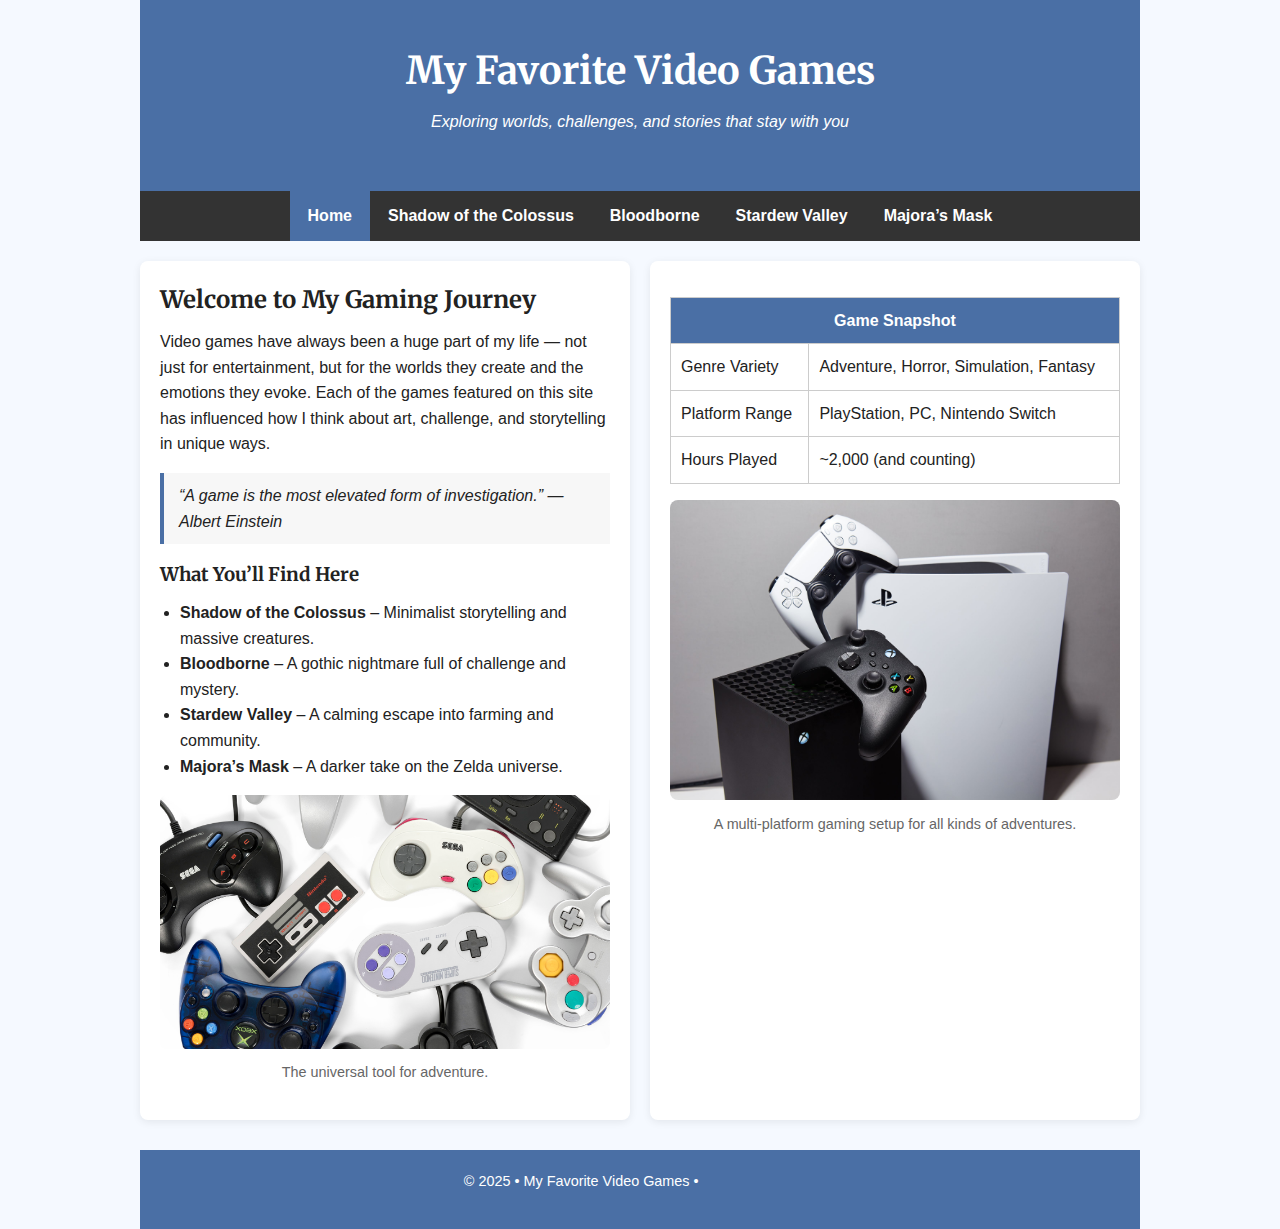
<file: index.html>
<!DOCTYPE html>
<html lang="en">
<head>
  <meta charset="UTF-8">
  <meta name="viewport" content="width=device-width, initial-scale=1.0">
  <title>My Favorite Video Games</title>
  <link rel="preconnect" href="https://fonts.googleapis.com">
  <link rel="preconnect" href="https://fonts.gstatic.com" crossorigin>
  <link href="https://fonts.googleapis.com/css2?family=Roboto:wght@400;700&family=Merriweather:wght@700&display=swap" rel="stylesheet">
  <link rel="stylesheet" href="styles.css">
</head>

<body class="home">
  <header>
    <h1>My Favorite Video Games</h1>
    <p class="tagline">Exploring worlds, challenges, and stories that stay with you</p>
  </header>

  <nav>
    <ul>
      <li><a href="index.html" class="active">Home</a></li>
      <li><a href="shadow.html">Shadow of the Colossus</a></li>
      <li><a href="bloodborne.html">Bloodborne</a></li>
      <li><a href="stardew.html">Stardew Valley</a></li>
      <li><a href="zelda.html">Majora’s Mask</a></li>
    </ul>
  </nav>

  <main class="game-page">
    <section class="column">
      <article class="card">
        <h2>Welcome to My Gaming Journey</h2>
        <p>
          Video games have always been a huge part of my life — not just for entertainment, 
          but for the worlds they create and the emotions they evoke. Each of the games featured 
          on this site has influenced how I think about art, challenge, and storytelling in unique ways.
        </p>

        <blockquote>
          “A game is the most elevated form of investigation.” — Albert Einstein
        </blockquote>

        <h3>What You’ll Find Here</h3>
        <ul>
          <li><strong>Shadow of the Colossus</strong> – Minimalist storytelling and massive creatures.</li>
          <li><strong>Bloodborne</strong> – A gothic nightmare full of challenge and mystery.</li>
          <li><strong>Stardew Valley</strong> – A calming escape into farming and community.</li>
          <li><strong>Majora’s Mask</strong> – A darker take on the Zelda universe.</li>
        </ul>

        <figure class="pull-left">
          <img src="images/controllers.jpg" alt="Video game controller on a desk">
          <figcaption>The universal tool for adventure.</figcaption>
        </figure>

      </article>
    </section>

    <section class="column">
      <article class="card article-table">
        <table>
          <thead>
            <tr>
              <th colspan="2">Game Snapshot</th>
            </tr>
          </thead>
          <tbody>
            <tr>
              <td>Genre Variety</td>
              <td>Adventure, Horror, Simulation, Fantasy</td>
            </tr>
            <tr>
              <td>Platform Range</td>
              <td>PlayStation, PC, Nintendo Switch</td>
            </tr>
            <tr>
              <td>Hours Played</td>
              <td>~2,000 (and counting)</td>
            </tr>
          </tbody>
        </table>

        <figure>
          <img src="images/consoles.jpg" alt="Gaming setup with multiple consoles">
          <figcaption>A multi-platform gaming setup for all kinds of adventures.</figcaption>
        </figure>
      </article>
    </section>
  </main>

  <footer>
    <p>© 2025 • My Favorite Video Games • 
      <a href="https://store.steampowered.com/" target="_blank">Find Games Here</a>
    </p>
  </footer>
</body>
</html>
</file>
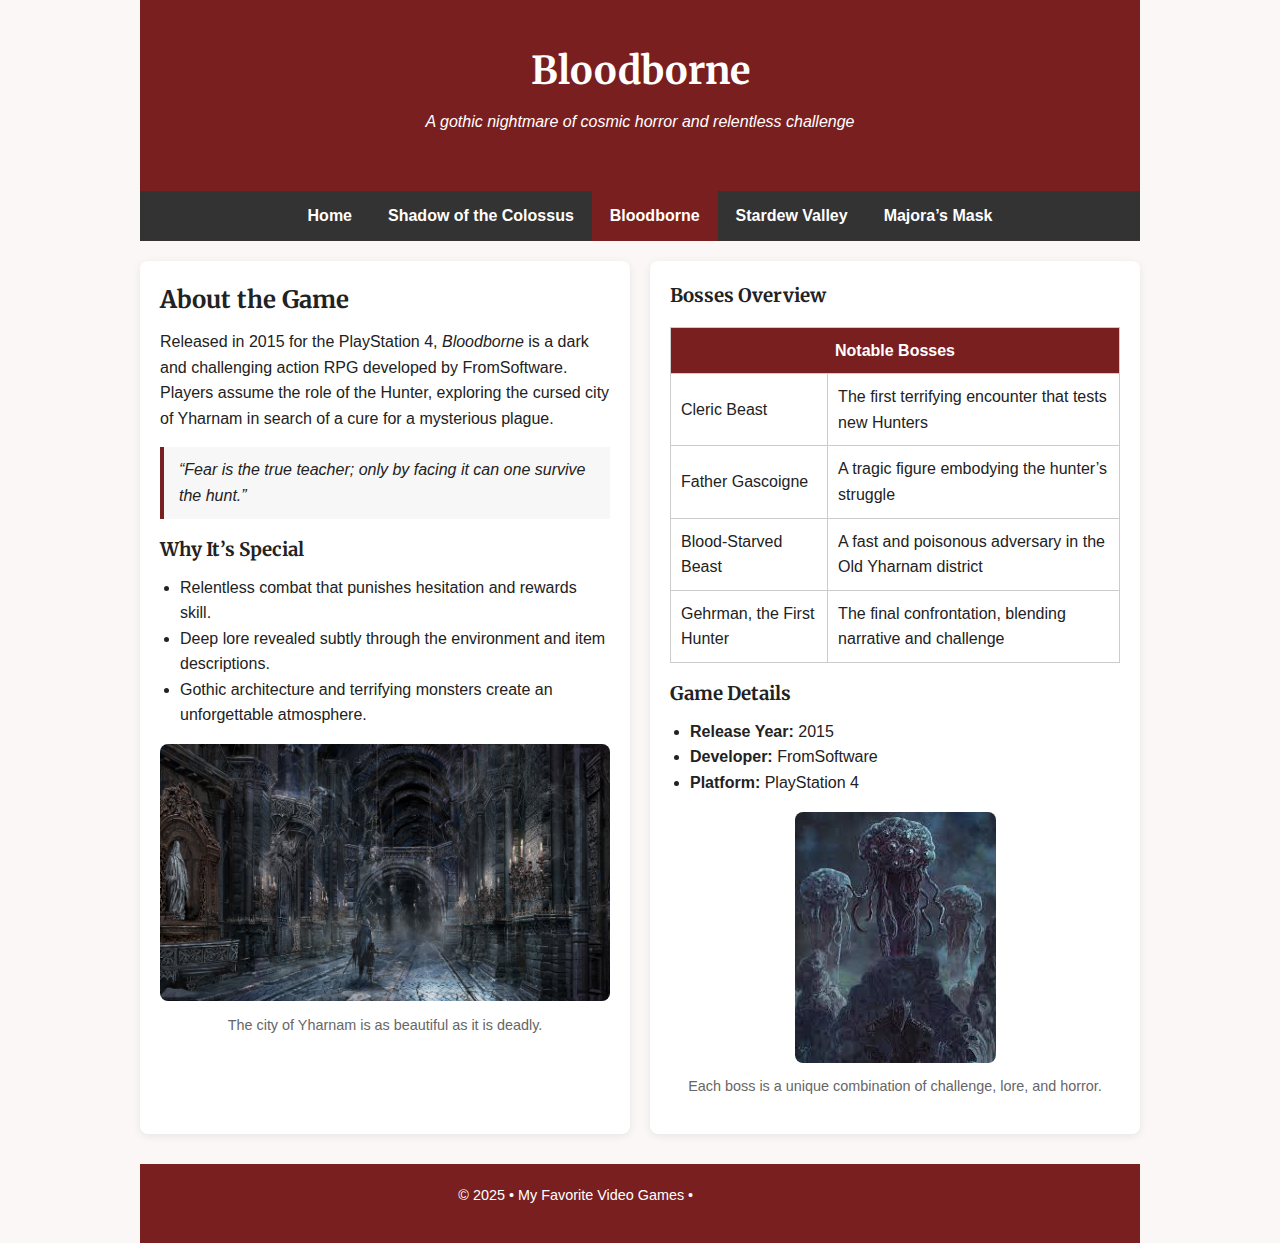
<file: bloodborne.html>
<!DOCTYPE html>
<html lang="en">
<head>
  <meta charset="UTF-8" />
  <meta name="viewport" content="width=device-width, initial-scale=1.0" />
  <title>Bloodborne</title>
  <link rel="preconnect" href="https://fonts.googleapis.com" />
  <link rel="preconnect" href="https://fonts.gstatic.com" crossorigin />
  <link href="https://fonts.googleapis.com/css2?family=Roboto:wght@400;700&family=Merriweather:wght@700&display=swap" rel="stylesheet" />
  <link rel="stylesheet" href="styles.css" />
</head>

<body class="blood">
  <header>
    <h1>Bloodborne</h1>
    <p class="tagline">A gothic nightmare of cosmic horror and relentless challenge</p>
  </header>

  <nav>
    <ul>
      <li><a href="index.html">Home</a></li>
      <li><a href="shadow.html">Shadow of the Colossus</a></li>
      <li><a href="bloodborne.html" class="active">Bloodborne</a></li>
      <li><a href="stardew.html">Stardew Valley</a></li>
      <li><a href="zelda.html">Majora’s Mask</a></li>
    </ul>
  </nav>

  <main class="game-page">
    <section class="column">
      <article class="card article-with-floats">
        <h2>About the Game</h2>
        <p>
          Released in 2015 for the PlayStation 4, <em>Bloodborne</em> is a dark and challenging action RPG developed by FromSoftware.  
          Players assume the role of the Hunter, exploring the cursed city of Yharnam in search of a cure for a mysterious plague.
        </p>

        <blockquote>
          “Fear is the true teacher; only by facing it can one survive the hunt.”
        </blockquote>

        <h3>Why It’s Special</h3>
        <ul>
          <li>Relentless combat that punishes hesitation and rewards skill.</li>
          <li>Deep lore revealed subtly through the environment and item descriptions.</li>
          <li>Gothic architecture and terrifying monsters create an unforgettable atmosphere.</li>
        </ul>

        <figure class="pull-left">
          <img src="images/bloodborne.jpg" alt="Hunter in Yharnam" />
          <figcaption>The city of Yharnam is as beautiful as it is deadly.</figcaption>
        </figure>
      </article>
    </section>

    <section class="column">
      <article class="card article-table">
        <h3>Bosses Overview</h3>
        <table>
          <thead>
            <tr>
              <th colspan="2">Notable Bosses</th>
            </tr>
          </thead>
          <tbody>
            <tr>
              <td>Cleric Beast</td>
              <td>The first terrifying encounter that tests new Hunters</td>
            </tr>
            <tr>
              <td>Father Gascoigne</td>
              <td>A tragic figure embodying the hunter’s struggle</td>
            </tr>
            <tr>
              <td>Blood-Starved Beast</td>
              <td>A fast and poisonous adversary in the Old Yharnam district</td>
            </tr>
            <tr>
              <td>Gehrman, the First Hunter</td>
              <td>The final confrontation, blending narrative and challenge</td>
            </tr>
          </tbody>
        </table>

        <h3>Game Details</h3>
        <ul>
          <li><strong>Release Year:</strong> 2015</li>
          <li><strong>Developer:</strong> FromSoftware</li>
          <li><strong>Platform:</strong> PlayStation 4</li>
        </ul>

        <figure>
          <img src="images/boss.jpg" alt="Hunter fighting a boss" />
          <figcaption>Each boss is a unique combination of challenge, lore, and horror.</figcaption>
        </figure>
      </article>
    </section>
  </main>

  <footer>
    <p>© 2025 • My Favorite Video Games • 
      <a href="https://www.playstation.com/en-us/games/bloodborne/" target="_blank">Official Game Page</a>
    </p>
  </footer>
</body>
</html>
</file>
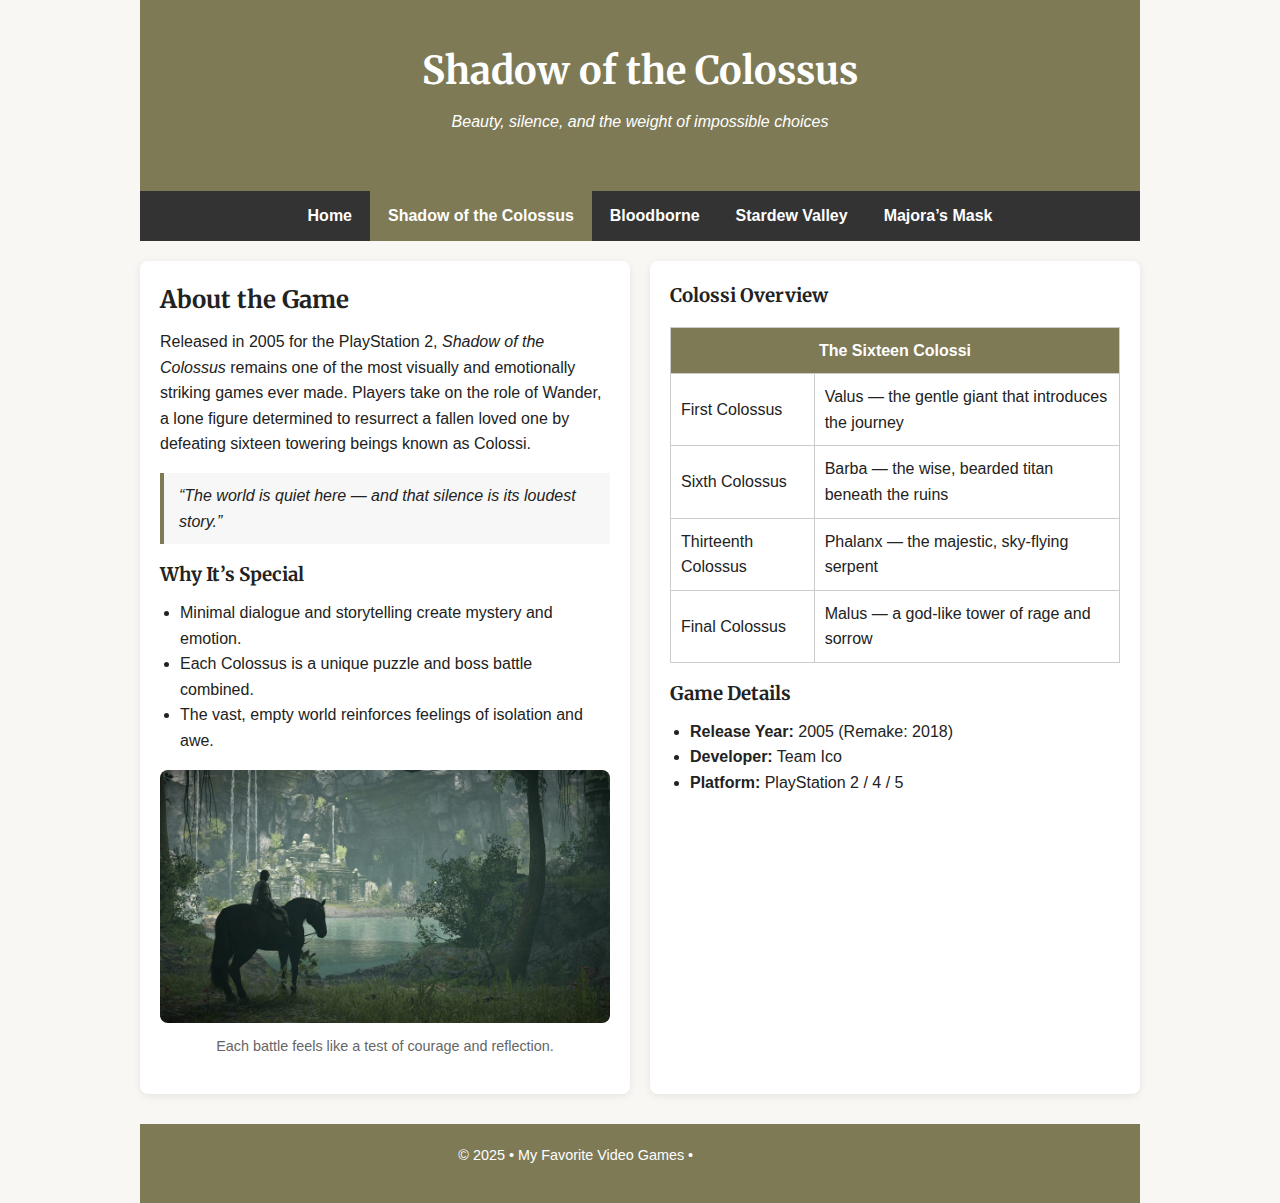
<file: shadow.html>
<!DOCTYPE html>
<html lang="en">
<head>
  <meta charset="UTF-8" />
  <meta name="viewport" content="width=device-width, initial-scale=1.0" />
  <title>Shadow of the Colossus</title>
  <link rel="preconnect" href="https://fonts.googleapis.com" />
  <link rel="preconnect" href="https://fonts.gstatic.com" crossorigin />
  <link href="https://fonts.googleapis.com/css2?family=Roboto:wght@400;700&family=Merriweather:wght@700&display=swap" rel="stylesheet" />
  <link rel="stylesheet" href="styles.css" />
</head>

<body class="shadow">
  <header>
    <h1>Shadow of the Colossus</h1>
    <p class="tagline">Beauty, silence, and the weight of impossible choices</p>
  </header>

  <nav>
    <ul>
      <li><a href="index.html">Home</a></li>
      <li><a href="shadow.html" class="active">Shadow of the Colossus</a></li>
      <li><a href="bloodborne.html">Bloodborne</a></li>
      <li><a href="stardew.html">Stardew Valley</a></li>
      <li><a href="zelda.html">Majora’s Mask</a></li>
    </ul>
  </nav>

  <main class="game-page">
    <section class="column">
      <article class="card article-with-floats">
        <h2>About the Game</h2>
        <p>
          Released in 2005 for the PlayStation 2, <em>Shadow of the Colossus</em> remains one of the most visually and emotionally striking games ever made.  
          Players take on the role of Wander, a lone figure determined to resurrect a fallen loved one by defeating sixteen towering beings known as Colossi.
        </p>

        <blockquote>
          “The world is quiet here — and that silence is its loudest story.”
        </blockquote>

        <h3>Why It’s Special</h3>
        <ul>
          <li>Minimal dialogue and storytelling create mystery and emotion.</li>
          <li>Each Colossus is a unique puzzle and boss battle combined.</li>
          <li>The vast, empty world reinforces feelings of isolation and awe.</li>
        </ul>

        <figure class="pull-left">
          <img src="images/shadow.jpg" alt="Wander facing a Colossus" />
          <figcaption>Each battle feels like a test of courage and reflection.</figcaption>
        </figure>
      </article>
    </section>

    <section class="column">
      <article class="card article-table">
        <h3>Colossi Overview</h3>
        <table>
          <thead>
            <tr>
              <th colspan="2">The Sixteen Colossi</th>
            </tr>
          </thead>
          <tbody>
            <tr>
              <td>First Colossus</td>
              <td>Valus — the gentle giant that introduces the journey</td>
            </tr>
            <tr>
              <td>Sixth Colossus</td>
              <td>Barba — the wise, bearded titan beneath the ruins</td>
            </tr>
            <tr>
              <td>Thirteenth Colossus</td>
              <td>Phalanx — the majestic, sky-flying serpent</td>
            </tr>
            <tr>
              <td>Final Colossus</td>
              <td>Malus — a god-like tower of rage and sorrow</td>
            </tr>
          </tbody>
        </table>

        <h3>Game Details</h3>
        <ul>
          <li><strong>Release Year:</strong> 2005 (Remake: 2018)</li>
          <li><strong>Developer:</strong> Team Ico</li>
          <li><strong>Platform:</strong> PlayStation 2 / 4 / 5</li>
        </ul>

      </article>
    </section>
  </main>

  <footer>
    <p>© 2025 • My Favorite Video Games • 
      <a href="https://www.playstation.com/en-us/games/shadow-of-the-colossus/" target="_blank">Official Game Page</a>
    </p>
  </footer>
</body>

</html>
</file>
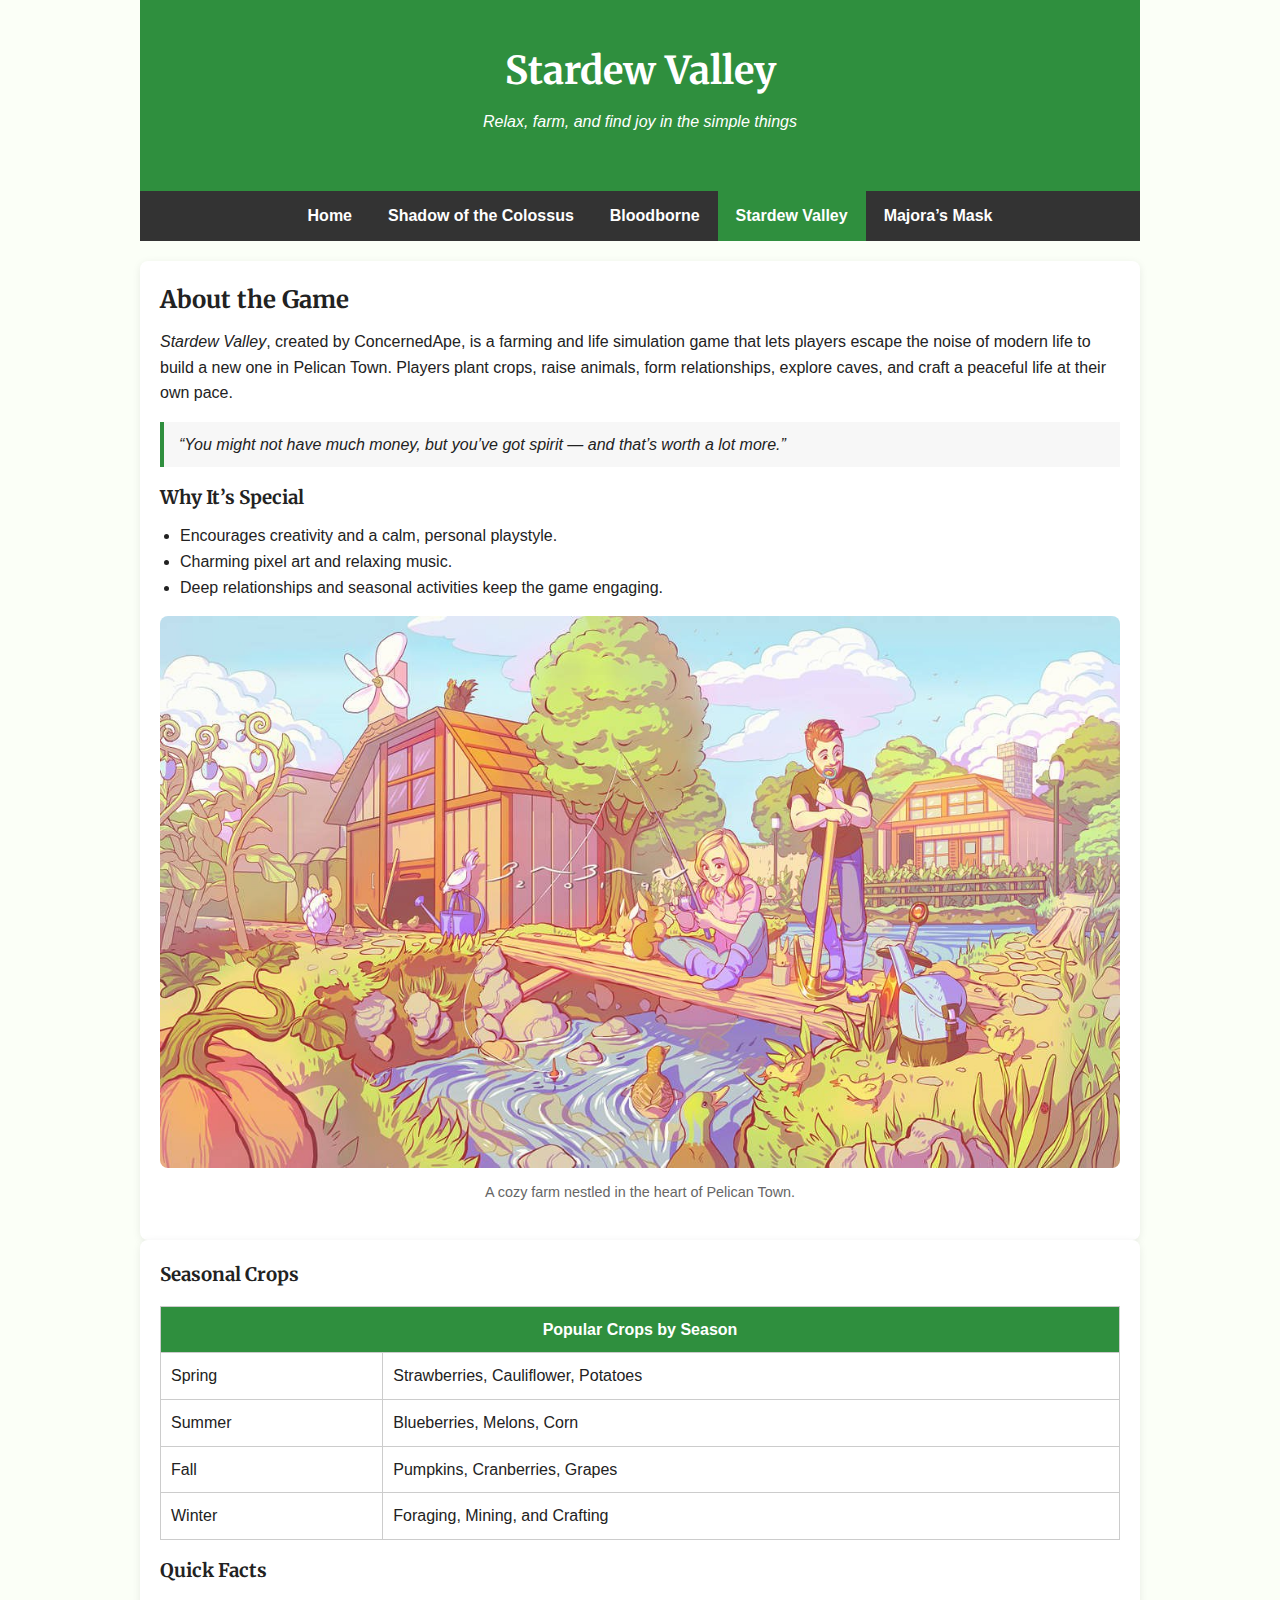
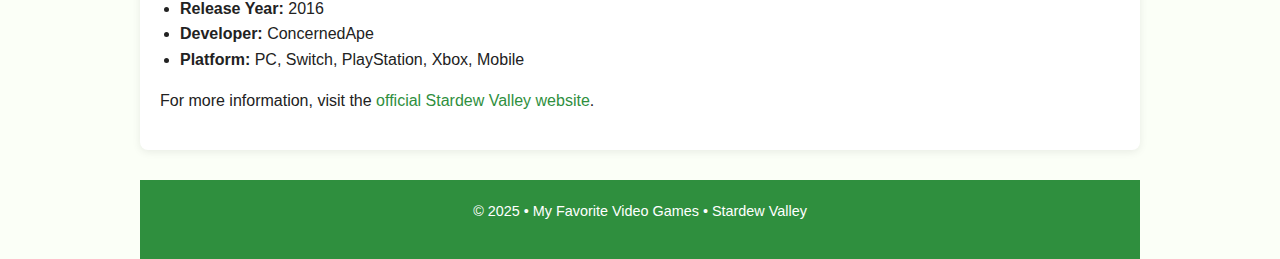
<file: stardew.html>
<!DOCTYPE html>
<html lang="en">
<head>
  <meta charset="UTF-8" />
  <meta name="viewport" content="width=device-width, initial-scale=1.0" />
  <title>Stardew Valley</title>
  <link rel="preconnect" href="https://fonts.googleapis.com" />
  <link rel="preconnect" href="https://fonts.gstatic.com" crossorigin />
  <link href="https://fonts.googleapis.com/css2?family=Roboto:wght@400;700&family=Merriweather:wght@700&display=swap" rel="stylesheet" />
  <link rel="stylesheet" href="styles.css" />
</head>

<body class = "stardew">
  <header class="stardew-header">
    <h1>Stardew Valley</h1>
    <p class="tagline">Relax, farm, and find joy in the simple things</p>
  </header>
  <nav>
    <ul>
      <li><a href="index.html">Home</a></li>
      <li><a href="shadow.html">Shadow of the Colossus</a></li>
      <li><a href="bloodborne.html">Bloodborne</a></li>
      <li><a href="stardew.html" class="active">Stardew Valley</a></li>
      <li><a href="zelda.html">Majora’s Mask</a></li>
    </ul>
  </nav>

  <main>
    <article class="game-page">
      <section class="column">
        <h2>About the Game</h2>
        <p>
          <em>Stardew Valley</em>, created by ConcernedApe, is a farming and life simulation game 
          that lets players escape the noise of modern life to build a new one in Pelican Town.
          Players plant crops, raise animals, form relationships, explore caves, and craft a peaceful life at their own pace.
        </p>

        <blockquote>
          “You might not have much money, but you’ve got spirit — and that’s worth a lot more.”
        </blockquote>

        <h3>Why It’s Special</h3>
        <ul>
          <li>Encourages creativity and a calm, personal playstyle.</li>
          <li>Charming pixel art and relaxing music.</li>
          <li>Deep relationships and seasonal activities keep the game engaging.</li>
        </ul>

        <figure>
          <img src="images/stardew.jpg" alt="Farm scene from Stardew Valley" />
          <figcaption>A cozy farm nestled in the heart of Pelican Town.</figcaption>
        </figure>
      </section>

      <section class="column">
        <h3>Seasonal Crops</h3>
        <table>
          <tr>
            <th colspan="2">Popular Crops by Season</th>
          </tr>
          <tr>
            <td>Spring</td>
            <td>Strawberries, Cauliflower, Potatoes</td>
          </tr>
          <tr>
            <td>Summer</td>
            <td>Blueberries, Melons, Corn</td>
          </tr>
          <tr>
            <td>Fall</td>
            <td>Pumpkins, Cranberries, Grapes</td>
          </tr>
          <tr>
            <td>Winter</td>
            <td>Foraging, Mining, and Crafting</td>
          </tr>
        </table>

        <h3>Quick Facts</h3>
        <ul>
          <li><strong>Release Year:</strong> 2016</li>
          <li><strong>Developer:</strong> ConcernedApe</li>
          <li><strong>Platform:</strong> PC, Switch, PlayStation, Xbox, Mobile</li>
        </ul>

        <p>
          For more information, visit the 
          <a href="https://www.stardewvalley.net/" target="_blank">official Stardew Valley website</a>.
        </p>
      </section>
    </article>
  </main>

  <footer>
    <p>© 2025 • My Favorite Video Games • Stardew Valley</p>
  </footer>
</body>
</html>
</file>
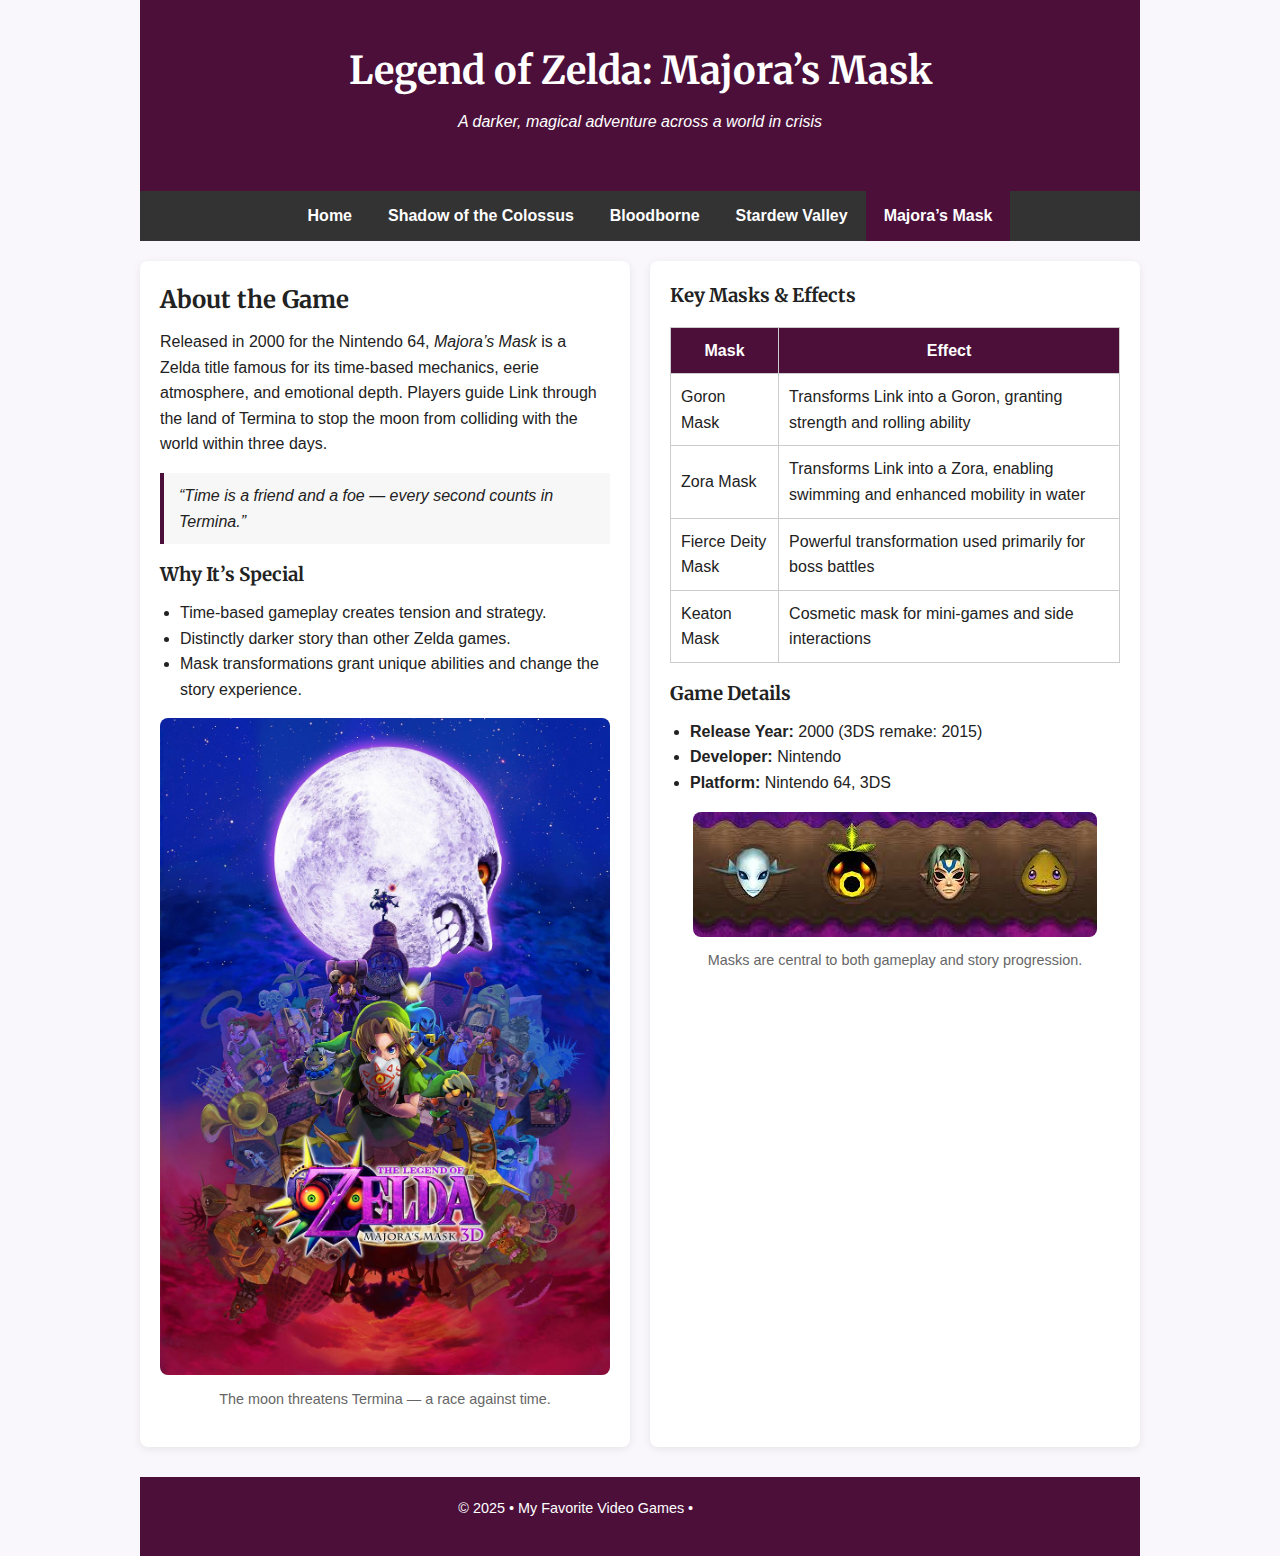
<file: zelda.html>
<!DOCTYPE html>
<html lang="en">
<head>
  <meta charset="UTF-8" />
  <meta name="viewport" content="width=device-width, initial-scale=1.0" />
  <title>Legend of Zelda: Majora’s Mask</title>
  <link rel="preconnect" href="https://fonts.googleapis.com" />
  <link rel="preconnect" href="https://fonts.gstatic.com" crossorigin />
  <link href="https://fonts.googleapis.com/css2?family=Roboto:wght@400;700&family=Merriweather:wght@700&display=swap" rel="stylesheet" />
  <link rel="stylesheet" href="styles.css" />
</head>

<body class="zelda">
  <header>
    <h1>Legend of Zelda: Majora’s Mask</h1>
    <p class="tagline">A darker, magical adventure across a world in crisis</p>
  </header>

  <nav>
    <ul>
      <li><a href="index.html">Home</a></li>
      <li><a href="shadow.html">Shadow of the Colossus</a></li>
      <li><a href="bloodborne.html">Bloodborne</a></li>
      <li><a href="stardew.html">Stardew Valley</a></li>
      <li><a href="zelda.html" class="active">Majora’s Mask</a></li>
    </ul>
  </nav>

  <main class="game-page">
    <section class="column">
      <article class="card article-with-floats">
        <h2>About the Game</h2>
        <p>
          Released in 2000 for the Nintendo 64, <em>Majora’s Mask</em> is a Zelda title famous for its time-based mechanics, eerie atmosphere, and emotional depth.  
          Players guide Link through the land of Termina to stop the moon from colliding with the world within three days.
        </p>

        <blockquote>
          “Time is a friend and a foe — every second counts in Termina.”
        </blockquote>

        <h3>Why It’s Special</h3>
        <ul>
          <li>Time-based gameplay creates tension and strategy.</li>
          <li>Distinctly darker story than other Zelda games.</li>
          <li>Mask transformations grant unique abilities and change the story experience.</li>
        </ul>

        <figure class="pull-left">
          <img src="images/zelda.jpg" alt="Link facing the looming moon" />
          <figcaption>The moon threatens Termina — a race against time.</figcaption>
        </figure>
      </article>
    </section>

    <section class="column">
      <article class="card article-table">
        <h3>Key Masks & Effects</h3>
        <table>
          <thead>
            <tr>
              <th>Mask</th>
              <th>Effect</th>
            </tr>
          </thead>
          <tbody>
            <tr>
              <td>Goron Mask</td>
              <td>Transforms Link into a Goron, granting strength and rolling ability</td>
            </tr>
            <tr>
              <td>Zora Mask</td>
              <td>Transforms Link into a Zora, enabling swimming and enhanced mobility in water</td>
            </tr>
            <tr>
              <td>Fierce Deity Mask</td>
              <td>Powerful transformation used primarily for boss battles</td>
            </tr>
            <tr>
              <td>Keaton Mask</td>
              <td>Cosmetic mask for mini-games and side interactions</td>
            </tr>
          </tbody>
        </table>

        <h3>Game Details</h3>
        <ul>
          <li><strong>Release Year:</strong> 2000 (3DS remake: 2015)</li>
          <li><strong>Developer:</strong> Nintendo</li>
          <li><strong>Platform:</strong> Nintendo 64, 3DS</li>
        </ul>

        <figure>
          <img src="images/masks.jpg" alt="Various masks from Majora's Mask" />
          <figcaption>Masks are central to both gameplay and story progression.</figcaption>
        </figure>
      </article>
    </section>
  </main>

  <footer>
    <p>© 2025 • My Favorite Video Games • 
      <a href="https://www.zelda.com/majora/" target="_blank">Official Game Page</a>
    </p>
  </footer>
</body>
</html>
</file>
<file: styles.css>
* {
  margin: 0;
  padding: 0;
  box-sizing: border-box;
}

html {
  font-size: 16px;
}

body {
  font-family: 'Inter', sans-serif;
  line-height: 1.6;
  color: #222;
  background-color: var(--bg, #f9f9f9);
}

body.home {
  --bg: #f5f9ff;
  --accent: #4a6fa5;
}
body.shadow {
  --bg: #f8f7f3;
  --accent: #7e7a56;
}
body.blood {
  --bg: #faf7f6;
  --accent: #7a1f1f;
}
body.stardew {
  --bg: #fbfff7;
  --accent: #2f8f3e;
}
body.zelda {
  --bg: #f9f7fb;
  --accent: #4b0f3a;
}

header, main, footer, nav {
  width: 90%;
  max-width: 1000px;
  margin: 0 auto;
}

header {
  text-align: center;
  padding: 40px 0;
  color: white;
  background-color: var(--accent);
}
header h1 {
  font-family: 'Merriweather', serif;
  font-size: 2.4rem;
}
header .tagline {
  font-style: italic;
  font-size: 1rem;
  margin-top: 8px;
}

nav {
  background-color: #333;
}
nav ul {
  display: flex;
  justify-content: center;
  list-style: none;
}
nav li a {
  display: block;
  padding: 12px 18px;
  color: white;
  text-decoration: none;
  font-weight: 600;
  transition: background 0.3s ease;
}
nav li a:hover {
  background-color: #555; 
}
nav li a.active {
  background-color: var(--accent);
}

main {
  display: flex;
  gap: 20px;
  margin-top: 20px;
  flex-wrap: wrap;
}
main .column {
  flex: 1 1 48%;
  background-color: #fff;
  padding: 20px;
  border-radius: 8px;
  box-shadow: 0 2px 8px rgba(0,0,0,0.08);
}

h2, h3 {
  font-family: 'Merriweather', serif;
  margin-bottom: 10px;
}
p {
  margin-bottom: 1rem;
}

figure {
  text-align: center;
  margin: 1rem 0;
}
figure img {
  max-width: 100%;
  border-radius: 8px;
}
figcaption {
  font-size: 0.9rem;
  color: #666;
  margin-top: 5px;
}

table {
  width: 100%;
  border-collapse: collapse;
  margin: 1rem 0;
}
th, td {
  padding: 10px;
  border: 1px solid #ccc;
}
th {
  background-color: var(--accent);
  color: white;
}

ul, ol {
  margin-left: 20px;
  margin-bottom: 1rem;
}

blockquote {
  border-left: 4px solid var(--accent);
  background: rgba(0,0,0,0.03);
  padding: 10px 15px;
  font-style: italic;
  margin: 1rem 0;
}

a {
  color: var(--accent);
  text-decoration: none;
}
a:hover {
  text-decoration: underline;
}

footer {
  text-align: center;
  padding: 20px;
  font-size: 0.9rem;
  color: #fff;
  background-color: var(--accent);
  margin-top: 30px;
}
</file>
